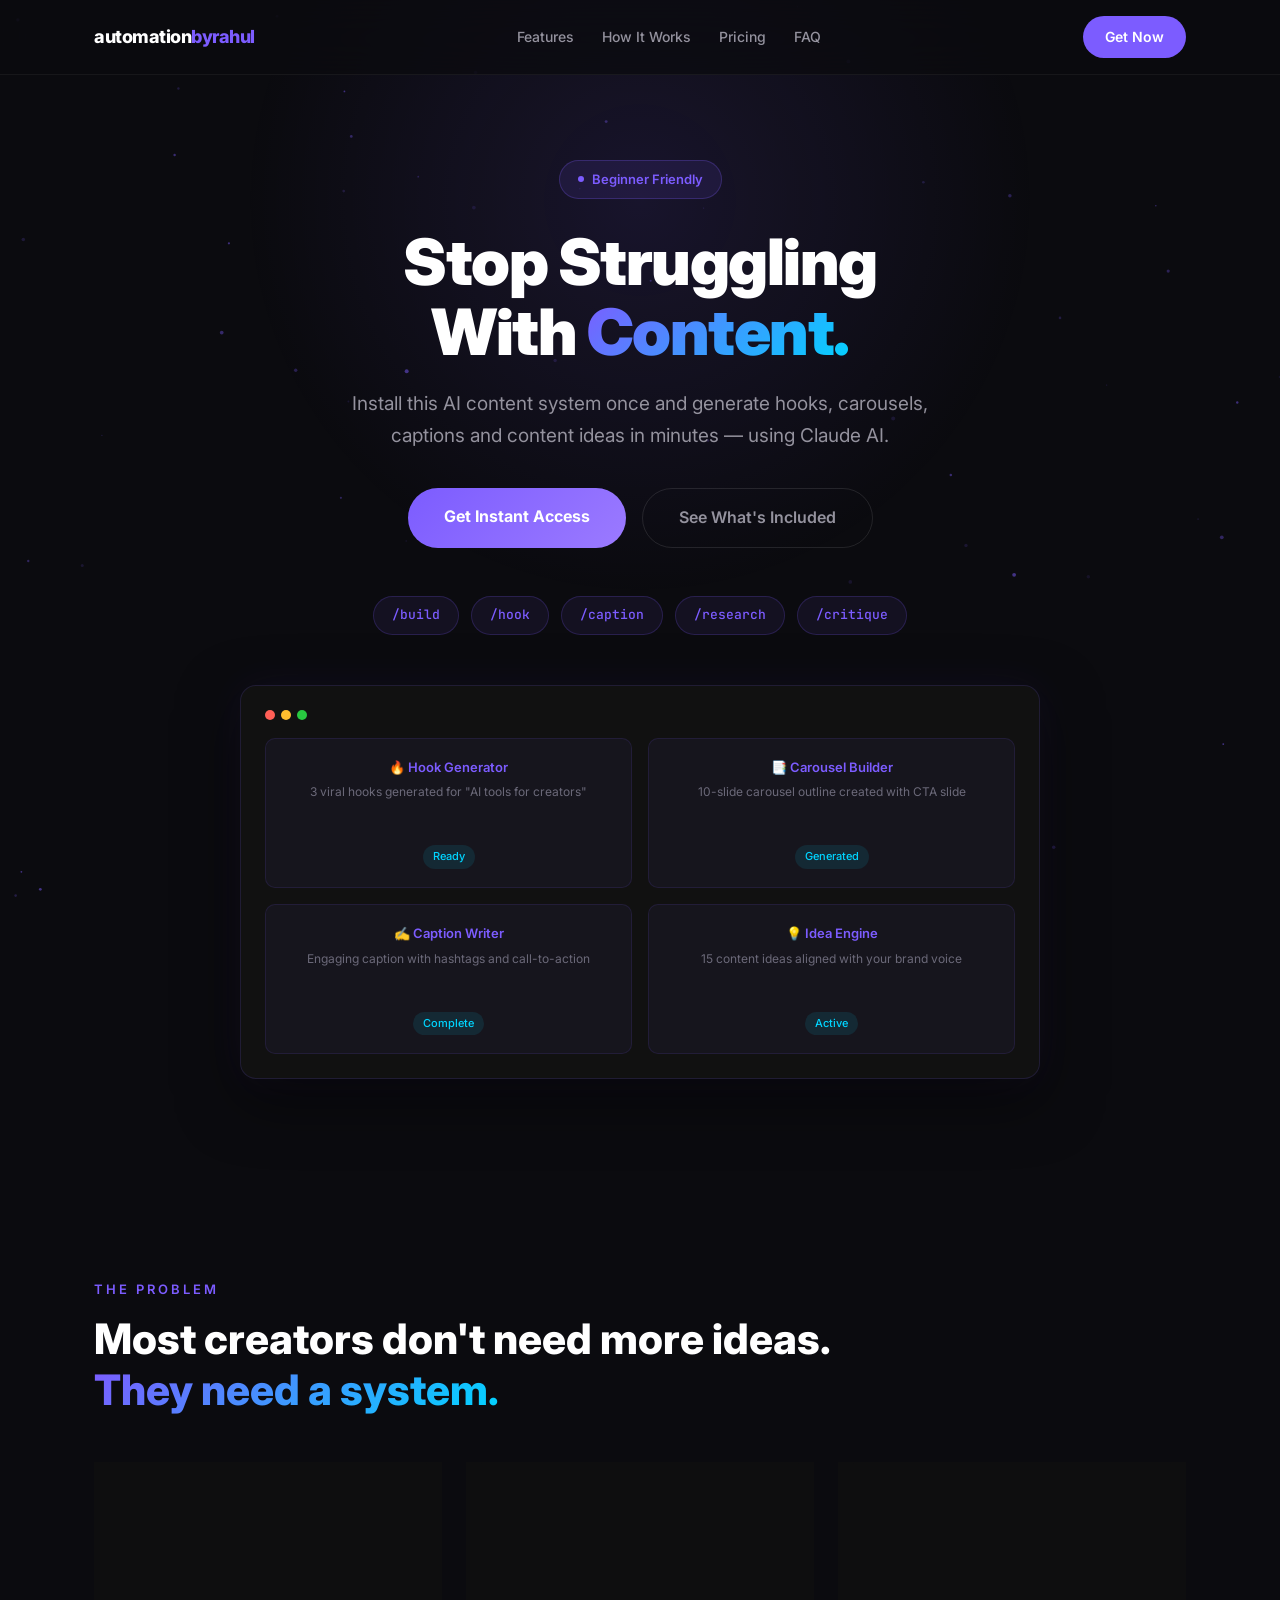
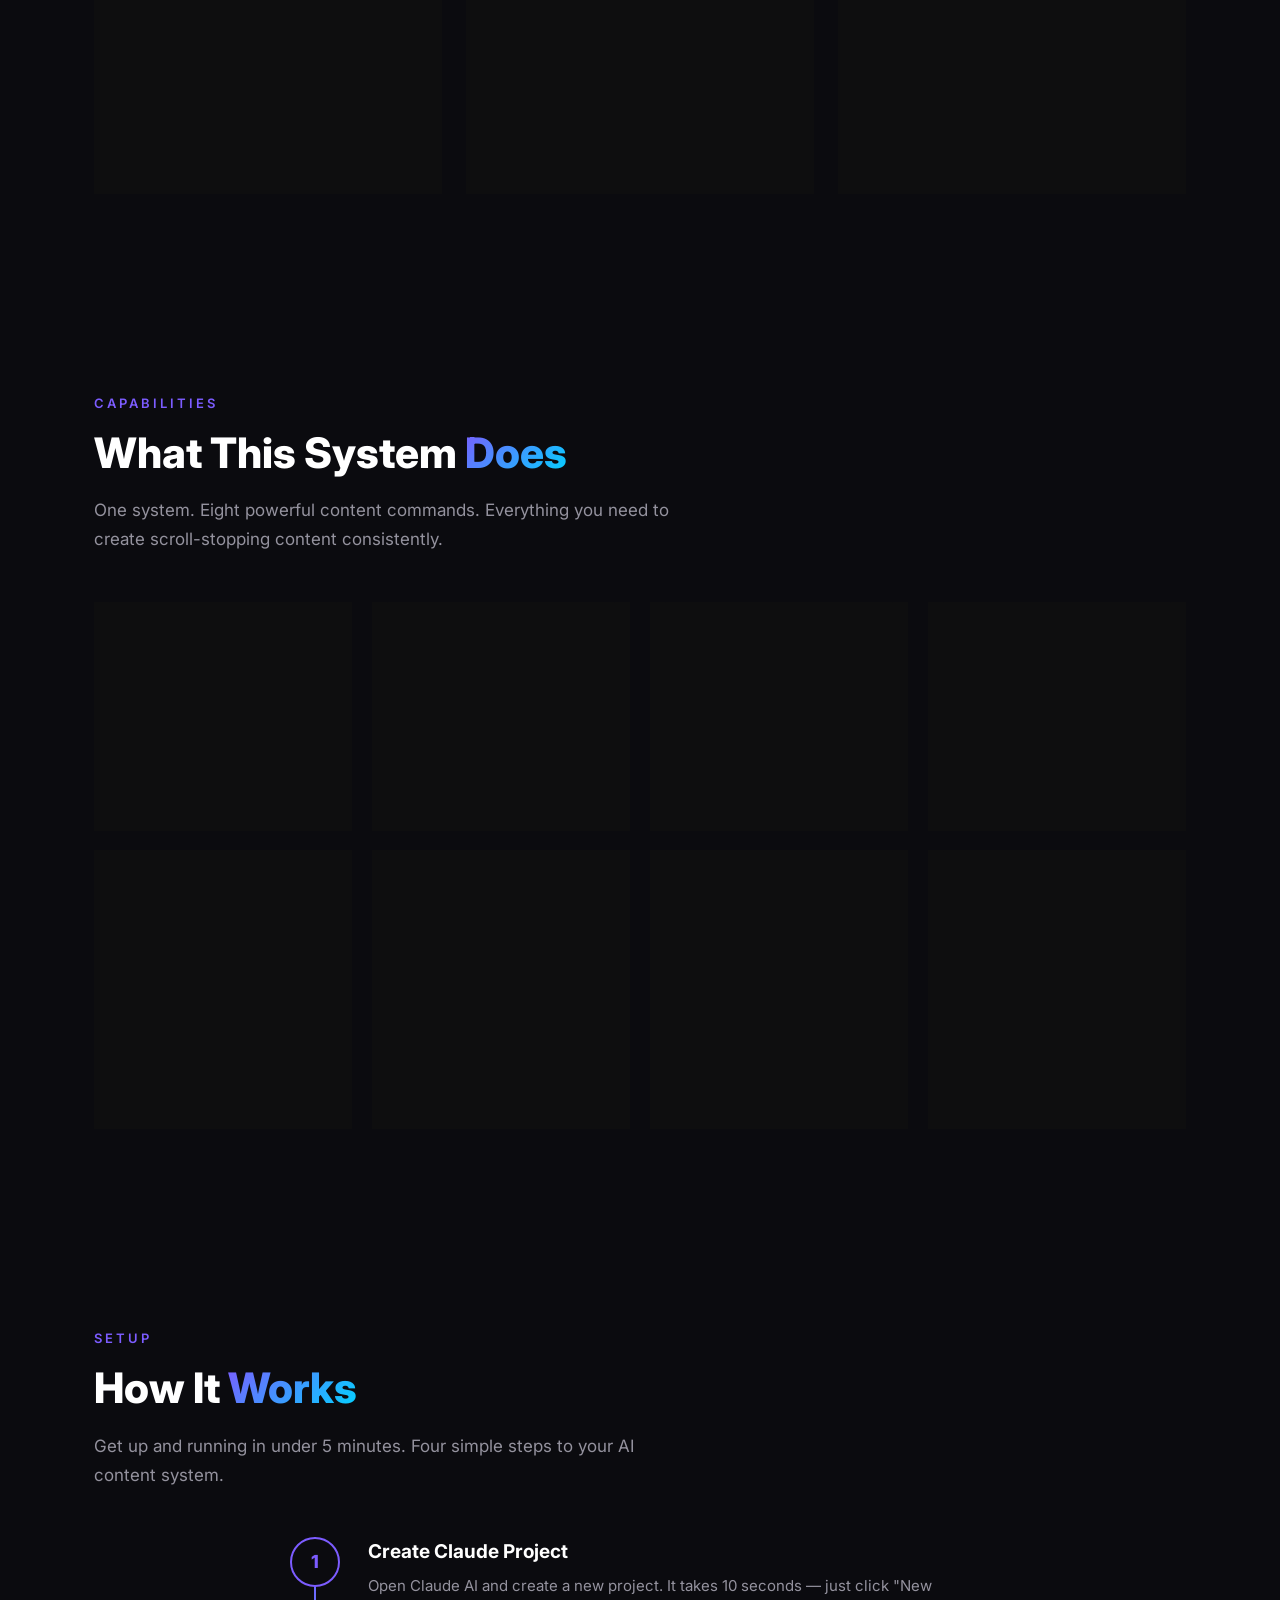
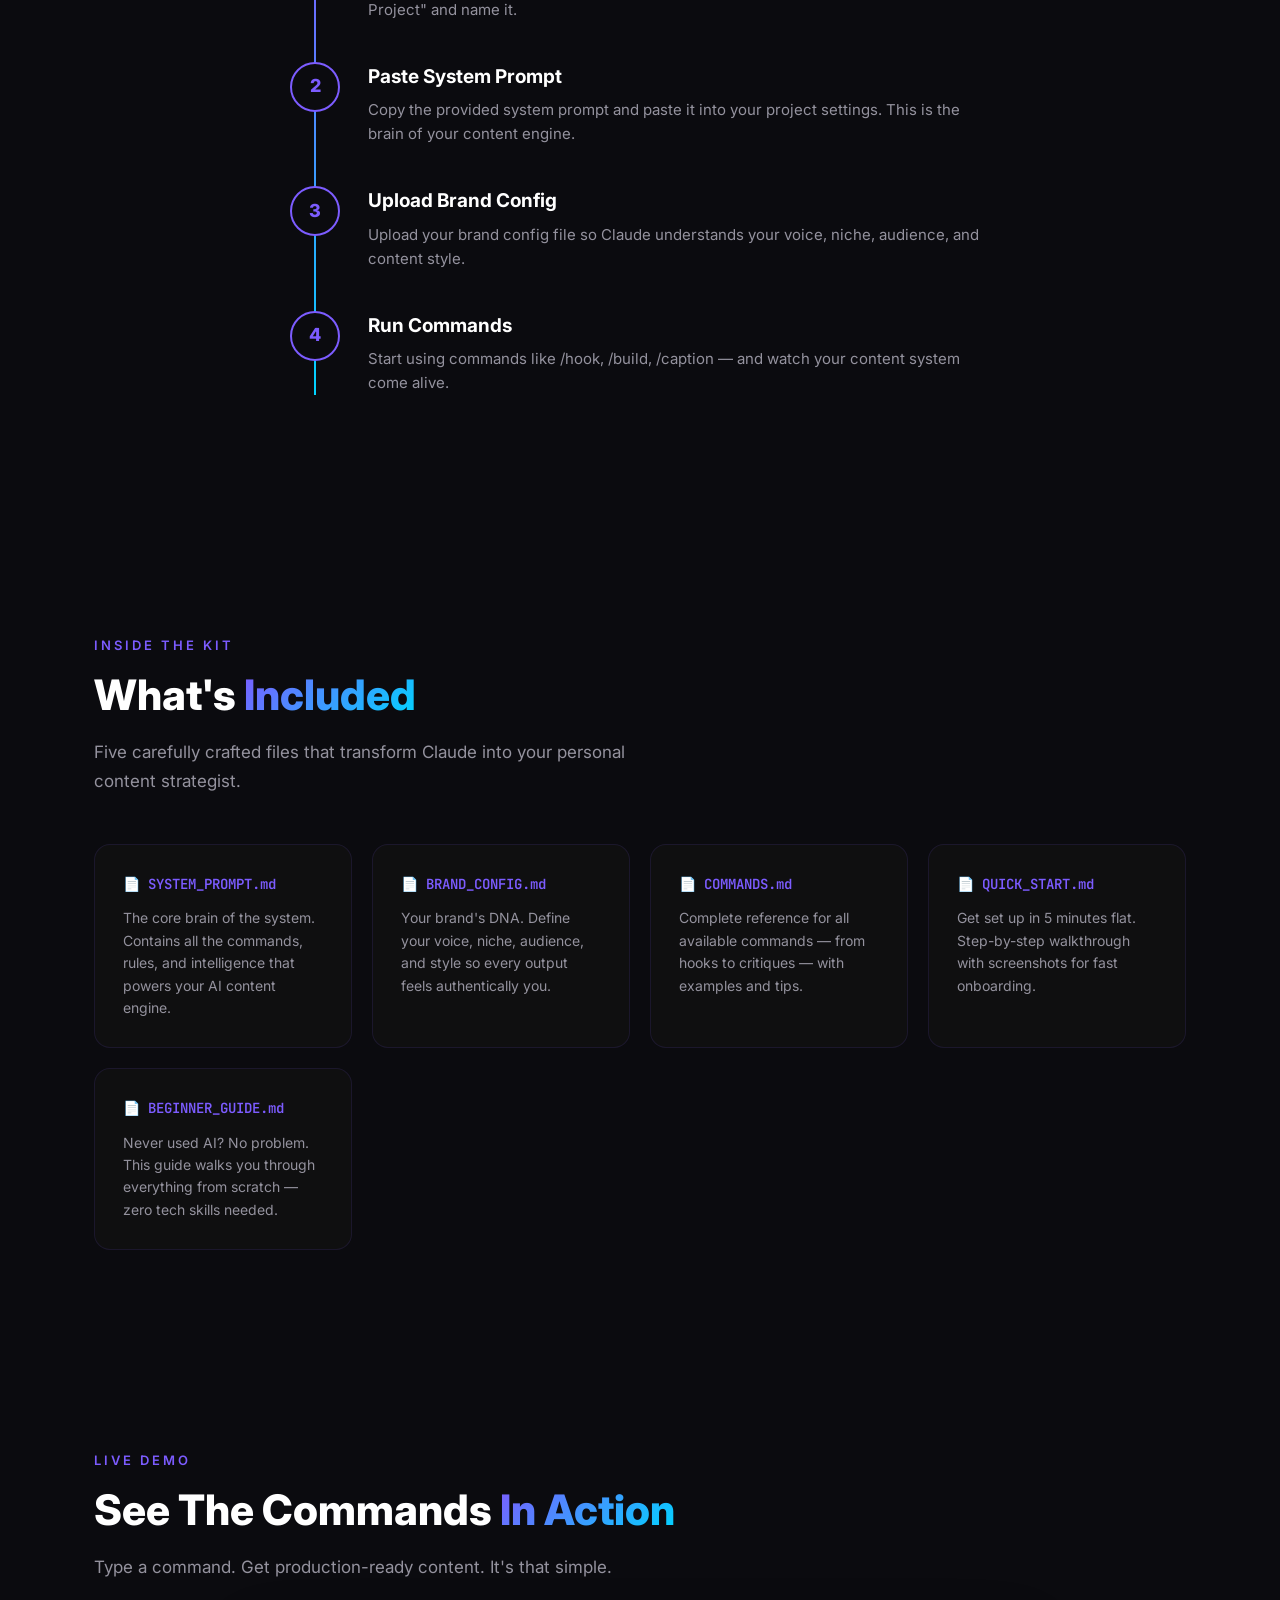
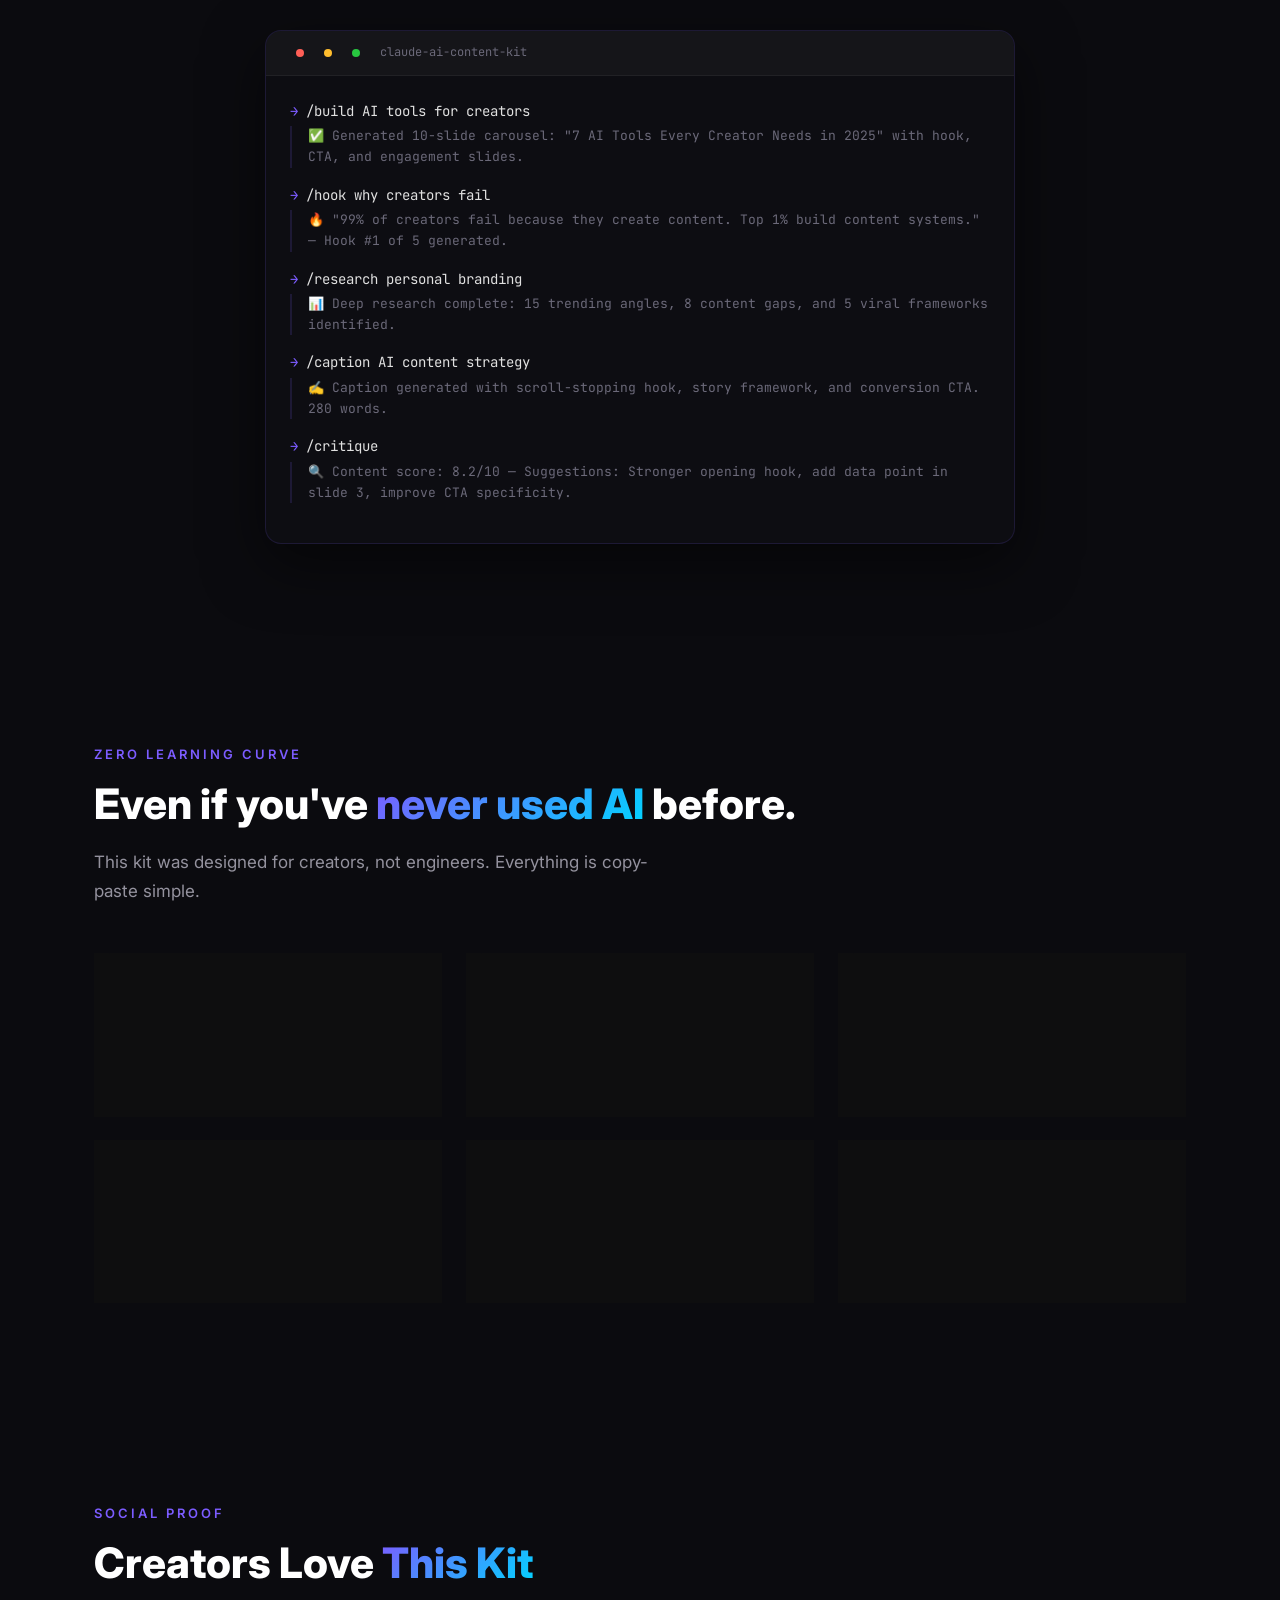
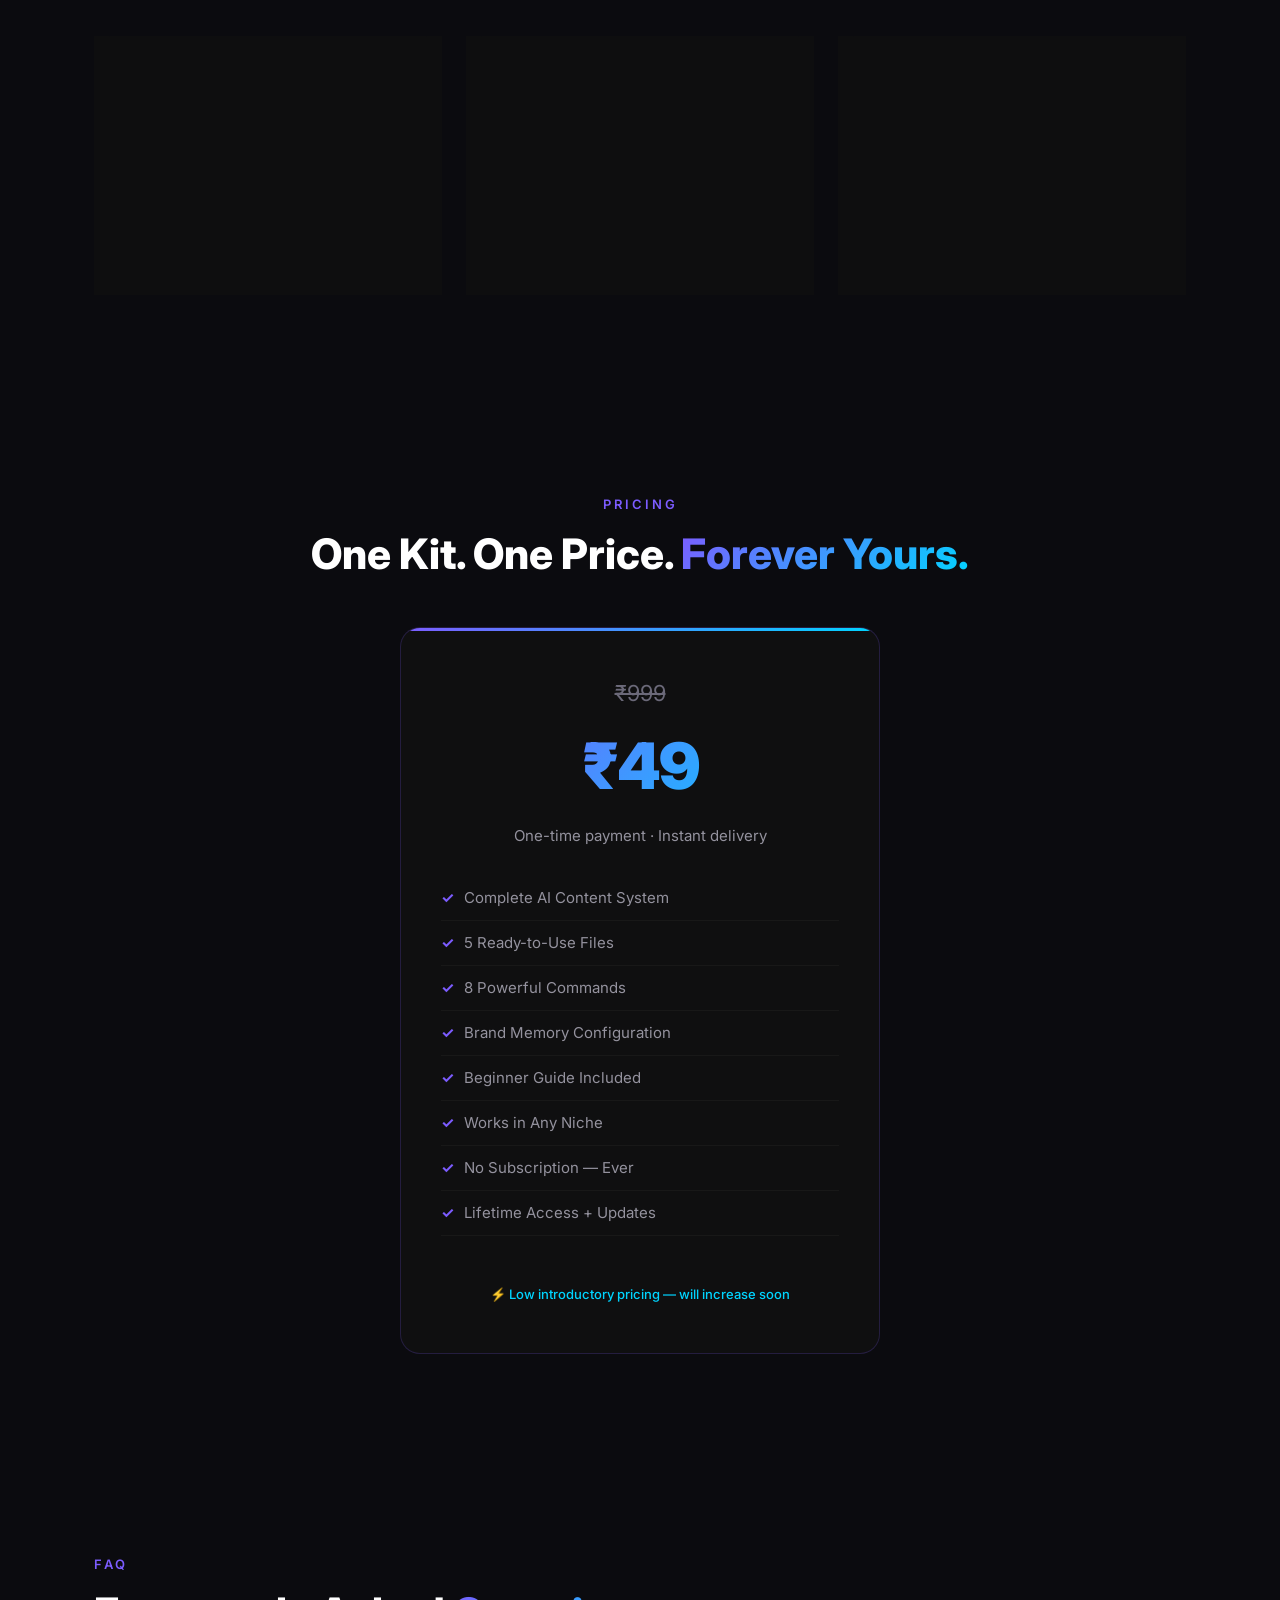
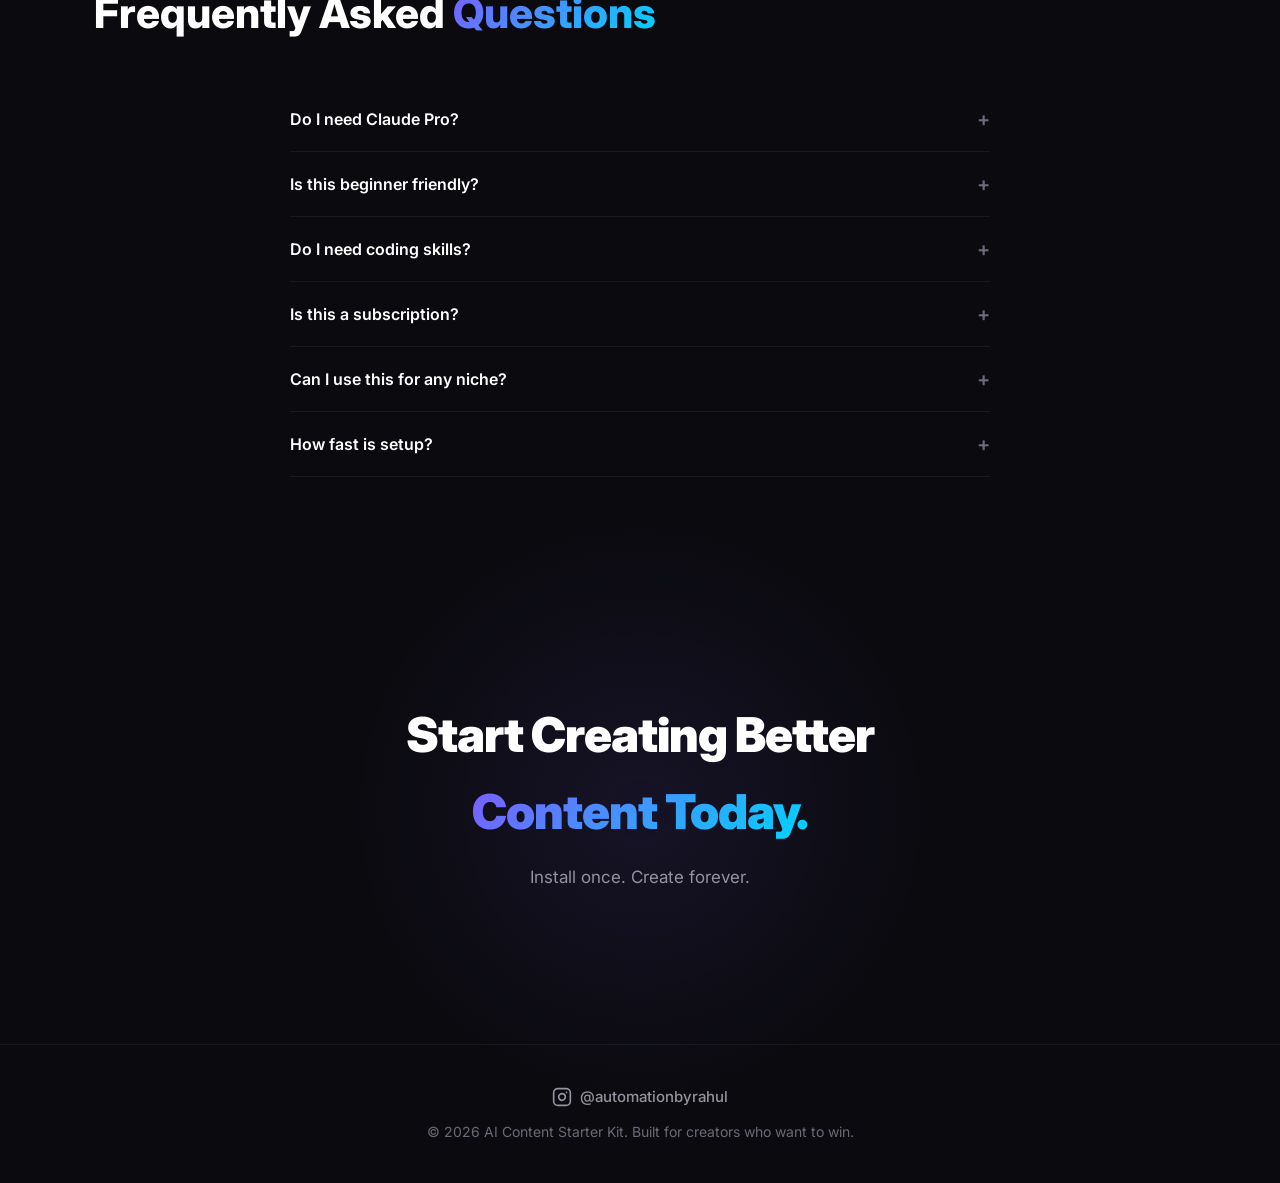
<file: ai-content-starter-kit/index.html>
<!DOCTYPE html>
<html lang="en">

<head>
  <meta charset="UTF-8">
  <meta name="viewport" content="width=device-width, initial-scale=1.0">
  <title>AI Content Starter Kit — Generate Instagram Content with Claude AI</title>
  <meta name="description"
    content="Install this AI content system once and generate hooks, carousels, captions and content ideas in minutes using Claude AI. One-time ₹49.">
  <link rel="stylesheet" href="styles.css">

  <!-- Open Graph Meta Tags (Instagram / Facebook / WhatsApp) -->
  <meta property="og:title" content="AI Content Starter Kit — Generate Instagram Content with Claude AI" />
  <meta property="og:description" content="Install this AI content system once and generate hooks, carousels, captions and content ideas in minutes using Claude AI. One-time ₹49." />
  <meta property="og:image" content="https://automationbyrahul.vercel.app/og-image.png" />
  <meta property="og:image:width" content="1200" />
  <meta property="og:image:height" content="630" />
  <meta property="og:image:type" content="image/png" />
  <meta property="og:image:alt" content="AI Content Starter Kit — Generate Instagram Content with Claude AI" />
  <meta property="og:url" content="https://automationbyrahul.vercel.app/" />
  <meta property="og:type" content="website" />
  <meta property="og:site_name" content="AutomationByRahul" />

  <!-- Twitter / X Preview -->
  <meta name="twitter:card" content="summary_large_image" />
  <meta name="twitter:site" content="@automationbyrahul" />
  <meta name="twitter:title" content="AI Content Starter Kit — Generate Instagram Content with Claude AI" />
  <meta name="twitter:description" content="Install once and generate hooks, carousels, captions and content ideas in minutes using Claude AI. One-time ₹49." />
  <meta name="twitter:image" content="https://automationbyrahul.vercel.app/og-image.png" />
  <meta name="twitter:image:alt" content="AI Content Starter Kit — Generate Instagram Content with Claude AI" />
</head>

<body>

  <canvas id="particles"></canvas>

  <!-- ═══ NAVBAR ═══ -->
  <nav class="navbar" id="navbar">
    <div class="container">
      <div class="nav-logo">automation<span>byrahul</span></div>
      <ul class="nav-links">
        <li><a href="#features">Features</a></li>
        <li><a href="#how">How It Works</a></li>
        <li><a href="#pricing">Pricing</a></li>
        <li><a href="#faq">FAQ</a></li>
      </ul>
      <a href="#pricing" class="nav-cta">Get Now</a>
    </div>
  </nav>

  <!-- ═══ HERO ═══ -->
  <section class="hero section" id="hero">
    <div class="hero-glow"></div>
    <div class="container">
      <div class="hero-badge reveal"><span class="dot"></span> Beginner Friendly</div>
      <h1 class="reveal">Stop Struggling<br>With <span class="gradient-text">Content.</span></h1>
      <p class="reveal">Install this AI content system once and generate hooks, carousels, captions and content ideas in
        minutes — using Claude AI.</p>
      <div class="hero-btns reveal">
        <a href="#pricing" class="btn-primary">Get Instant Access</a>
        <a href="#included" class="btn-secondary">See What's Included</a>
      </div>
      <div class="command-pills reveal">
        <span class="pill">/build</span>
        <span class="pill">/hook</span>
        <span class="pill">/caption</span>
        <span class="pill">/research</span>
        <span class="pill">/critique</span>
      </div>
      <div class="hero-mock reveal">
        <div class="mock-bar"><span class="mock-dot"></span><span class="mock-dot"></span><span class="mock-dot"></span>
        </div>
        <div class="mock-body">
          <div class="mock-card">
            <h4>🔥 Hook Generator</h4>
            <p>3 viral hooks generated for "AI tools for creators"</p>
            <span class="mock-tag">Ready</span>
          </div>
          <div class="mock-card">
            <h4>📑 Carousel Builder</h4>
            <p>10-slide carousel outline created with CTA slide</p>
            <span class="mock-tag">Generated</span>
          </div>
          <div class="mock-card">
            <h4>✍️ Caption Writer</h4>
            <p>Engaging caption with hashtags and call-to-action</p>
            <span class="mock-tag">Complete</span>
          </div>
          <div class="mock-card">
            <h4>💡 Idea Engine</h4>
            <p>15 content ideas aligned with your brand voice</p>
            <span class="mock-tag">Active</span>
          </div>
        </div>
      </div>
    </div>
  </section>

  <!-- ═══ PROBLEM ═══ -->
  <section class="section" id="problem">
    <div class="container">
      <span class="section-label reveal">The Problem</span>
      <h2 class="section-title reveal">Most creators don't need more ideas.<br><span class="gradient-text">They need a
          system.</span></h2>
      <div class="problem-grid">
        <div class="glass-card problem-card reveal">
          <div class="problem-icon">⏳</div>
          <h3>Starting from scratch every post</h3>
          <p>You open a blank doc, stare at the cursor, and waste hours trying to come up with something. Every single
            day. There's no structure, no system — just chaos and burnout.</p>
        </div>
        <div class="glass-card problem-card reveal">
          <div class="problem-icon">🤖</div>
          <h3>Generic AI outputs</h3>
          <p>You paste a vague prompt into ChatGPT and get bland, cookie-cutter content that sounds like everyone else.
            No personality, no depth, no strategy — just filler text.</p>
        </div>
        <div class="glass-card problem-card reveal">
          <div class="problem-icon">🎯</div>
          <h3>Inconsistent branding</h3>
          <p>Your posts feel disconnected. Different tone, different style, different message every time. Your audience
            can't recognize you — and that kills trust and growth.</p>
        </div>
      </div>
    </div>
  </section>

  <!-- ═══ FEATURES ═══ -->
  <section class="section" id="features">
    <div class="container">
      <span class="section-label reveal">Capabilities</span>
      <h2 class="section-title reveal">What This System <span class="gradient-text">Does</span></h2>
      <p class="section-sub reveal">One system. Eight powerful content commands. Everything you need to create
        scroll-stopping content consistently.</p>
      <div class="features-grid">
        <div class="glass-card feature-card reveal">
          <div class="f-icon">🔥</div>
          <h3>Viral Hook Generator</h3>
          <p>Generate scroll-stopping hooks that grab attention in the first 2 seconds.</p>
        </div>
        <div class="glass-card feature-card reveal">
          <div class="f-icon">📑</div>
          <h3>Carousel Builder</h3>
          <p>Create structured 8-10 slide carousels with built-in engagement flow.</p>
        </div>
        <div class="glass-card feature-card reveal">
          <div class="f-icon">✍️</div>
          <h3>Caption Writer</h3>
          <p>Write captions that convert — with hooks, storytelling, and strong CTAs.</p>
        </div>
        <div class="glass-card feature-card reveal">
          <div class="f-icon">💡</div>
          <h3>Content Idea Engine</h3>
          <p>Never run out of ideas. Get 15+ niche-specific content ideas in seconds.</p>
        </div>
        <div class="glass-card feature-card reveal">
          <div class="f-icon">🔄</div>
          <h3>Repurposing System</h3>
          <p>Turn one idea into 5+ formats — reels, stories, threads, and more.</p>
        </div>
        <div class="glass-card feature-card reveal">
          <div class="f-icon">🔍</div>
          <h3>Content Critique Tool</h3>
          <p>Get AI-powered feedback on your drafts before you post.</p>
        </div>
        <div class="glass-card feature-card reveal">
          <div class="f-icon">🧠</div>
          <h3>Brand Memory Setup</h3>
          <p>Claude remembers your brand voice, tone, and audience across every session.</p>
        </div>
        <div class="glass-card feature-card reveal">
          <div class="f-icon">🚀</div>
          <h3>Beginner Friendly Setup</h3>
          <p>Step-by-step guide. No coding, no prompt engineering, no tech skills needed.</p>
        </div>
      </div>
    </div>
  </section>

  <!-- ═══ HOW IT WORKS ═══ -->
  <section class="section" id="how">
    <div class="container">
      <span class="section-label reveal">Setup</span>
      <h2 class="section-title reveal">How It <span class="gradient-text">Works</span></h2>
      <p class="section-sub reveal">Get up and running in under 5 minutes. Four simple steps to your AI content system.
      </p>
      <div class="timeline">
        <div class="timeline-step reveal">
          <div class="timeline-num">1</div>
          <div class="timeline-content">
            <h3>Create Claude Project</h3>
            <p>Open Claude AI and create a new project. It takes 10 seconds — just click "New Project" and name it.</p>
          </div>
        </div>
        <div class="timeline-step reveal">
          <div class="timeline-num">2</div>
          <div class="timeline-content">
            <h3>Paste System Prompt</h3>
            <p>Copy the provided system prompt and paste it into your project settings. This is the brain of your
              content engine.</p>
          </div>
        </div>
        <div class="timeline-step reveal">
          <div class="timeline-num">3</div>
          <div class="timeline-content">
            <h3>Upload Brand Config</h3>
            <p>Upload your brand config file so Claude understands your voice, niche, audience, and content style.</p>
          </div>
        </div>
        <div class="timeline-step reveal">
          <div class="timeline-num">4</div>
          <div class="timeline-content">
            <h3>Run Commands</h3>
            <p>Start using commands like /hook, /build, /caption — and watch your content system come alive.</p>
          </div>
        </div>
      </div>
    </div>
  </section>

  <!-- ═══ WHAT'S INCLUDED ═══ -->
  <section class="section" id="included">
    <div class="container">
      <span class="section-label reveal">Inside The Kit</span>
      <h2 class="section-title reveal">What's <span class="gradient-text">Included</span></h2>
      <p class="section-sub reveal">Five carefully crafted files that transform Claude into your personal content
        strategist.</p>
      <div class="included-grid">
        <div class="file-card reveal">
          <div class="file-name">📄 SYSTEM_PROMPT.md</div>
          <p>The core brain of the system. Contains all the commands, rules, and intelligence that powers your AI
            content engine.</p>
        </div>
        <div class="file-card reveal">
          <div class="file-name">📄 BRAND_CONFIG.md</div>
          <p>Your brand's DNA. Define your voice, niche, audience, and style so every output feels authentically you.
          </p>
        </div>
        <div class="file-card reveal">
          <div class="file-name">📄 COMMANDS.md</div>
          <p>Complete reference for all available commands — from hooks to critiques — with examples and tips.</p>
        </div>
        <div class="file-card reveal">
          <div class="file-name">📄 QUICK_START.md</div>
          <p>Get set up in 5 minutes flat. Step-by-step walkthrough with screenshots for fast onboarding.</p>
        </div>
        <div class="file-card reveal">
          <div class="file-name">📄 BEGINNER_GUIDE.md</div>
          <p>Never used AI? No problem. This guide walks you through everything from scratch — zero tech skills needed.
          </p>
        </div>
      </div>
    </div>
  </section>

  <!-- ═══ COMMAND SHOWCASE ═══ -->
  <section class="section" id="commands">
    <div class="container">
      <span class="section-label reveal">Live Demo</span>
      <h2 class="section-title reveal">See The Commands <span class="gradient-text">In Action</span></h2>
      <p class="section-sub reveal">Type a command. Get production-ready content. It's that simple.</p>
      <div class="terminal reveal">
        <div class="terminal-header">
          <span class="mock-dot" style="width:8px;height:8px"></span>
          <span class="mock-dot" style="width:8px;height:8px"></span>
          <span class="mock-dot" style="width:8px;height:8px"></span>
          <span>claude-ai-content-kit</span>
        </div>
        <div class="terminal-body">
          <div class="term-line">
            <span class="term-prompt">→ </span><span class="term-cmd">/build AI tools for creators</span>
            <div class="term-output">✅ Generated 10-slide carousel: "7 AI Tools Every Creator Needs in 2025" with hook,
              CTA, and engagement slides.</div>
          </div>
          <div class="term-line">
            <span class="term-prompt">→ </span><span class="term-cmd">/hook why creators fail</span>
            <div class="term-output">🔥 "99% of creators fail because they create content. Top 1% build content
              systems." — Hook #1 of 5 generated.</div>
          </div>
          <div class="term-line">
            <span class="term-prompt">→ </span><span class="term-cmd">/research personal branding</span>
            <div class="term-output">📊 Deep research complete: 15 trending angles, 8 content gaps, and 5 viral
              frameworks identified.</div>
          </div>
          <div class="term-line">
            <span class="term-prompt">→ </span><span class="term-cmd">/caption AI content strategy</span>
            <div class="term-output">✍️ Caption generated with scroll-stopping hook, story framework, and conversion
              CTA. 280 words.</div>
          </div>
          <div class="term-line">
            <span class="term-prompt">→ </span><span class="term-cmd">/critique</span>
            <div class="term-output">🔍 Content score: 8.2/10 — Suggestions: Stronger opening hook, add data point in
              slide 3, improve CTA specificity.</div>
          </div>
        </div>
      </div>
    </div>
  </section>

  <!-- ═══ BEGINNER FRIENDLY ═══ -->
  <section class="section" id="beginner">
    <div class="container">
      <span class="section-label reveal">Zero Learning Curve</span>
      <h2 class="section-title reveal">Even if you've <span class="gradient-text">never used AI</span> before.</h2>
      <p class="section-sub reveal">This kit was designed for creators, not engineers. Everything is copy-paste simple.
      </p>
      <div class="beginner-grid">
        <div class="glass-card reveal">
          <div class="check-item">
            <div class="check-icon">✓</div>
            <div>
              <h4>5 Minute Setup</h4>
              <p>From download to generating your first content piece — in under 5 minutes. We tested it.</p>
            </div>
          </div>
        </div>
        <div class="glass-card reveal">
          <div class="check-item">
            <div class="check-icon">✓</div>
            <div>
              <h4>No Coding Required</h4>
              <p>Zero code, zero terminal, zero developer tools. If you can copy and paste, you can use this.</p>
            </div>
          </div>
        </div>
        <div class="glass-card reveal">
          <div class="check-item">
            <div class="check-icon">✓</div>
            <div>
              <h4>No Prompt Engineering</h4>
              <p>All prompts are pre-built and optimized. Just type the command and let Claude do the work.</p>
            </div>
          </div>
        </div>
        <div class="glass-card reveal">
          <div class="check-item">
            <div class="check-icon">✓</div>
            <div>
              <h4>Copy → Paste → Create</h4>
              <p>The entire workflow is three steps. Copy the files, paste into Claude, start creating content.</p>
            </div>
          </div>
        </div>
        <div class="glass-card reveal">
          <div class="check-item">
            <div class="check-icon">✓</div>
            <div>
              <h4>Step-by-Step Guide</h4>
              <p>Includes a dedicated beginner guide with screenshots and explanations for every single step.</p>
            </div>
          </div>
        </div>
        <div class="glass-card reveal">
          <div class="check-item">
            <div class="check-icon">✓</div>
            <div>
              <h4>Works In Any Niche</h4>
              <p>Tech, fitness, business, lifestyle, education — the brand config adapts to your specific niche.</p>
            </div>
          </div>
        </div>
      </div>
    </div>
  </section>

  <!-- ═══ TESTIMONIALS ═══ -->
  <section class="section" id="testimonials">
    <div class="container">
      <span class="section-label reveal">Social Proof</span>
      <h2 class="section-title reveal">Creators Love <span class="gradient-text">This Kit</span></h2>
      <div class="testimonials-grid">
        <div class="glass-card testimonial-card reveal">
          <div class="stars">★★★★★</div>
          <blockquote>"This saved me hours every week. I used to spend 2-3 hours on a single carousel. Now I generate
            the entire thing in 10 minutes."</blockquote>
          <div class="testimonial-author">
            <div class="author-avatar">A</div>
            <div class="author-info">
              <div class="name">Arjun Mehta</div>
              <div class="handle">@arjun.creates</div>
            </div>
          </div>
        </div>
        <div class="glass-card testimonial-card reveal">
          <div class="stars">★★★★★</div>
          <blockquote>"The hook generator alone is worth it. I've been getting 3x more saves on my posts since I started
            using these hooks."</blockquote>
          <div class="testimonial-author">
            <div class="author-avatar">S</div>
            <div class="author-info">
              <div class="name">Sneha Kapoor</div>
              <div class="handle">@sneha.digital</div>
            </div>
          </div>
        </div>
        <div class="glass-card testimonial-card reveal">
          <div class="stars">★★★★★</div>
          <blockquote>"Way better than random ChatGPT prompts. The brand memory feature means Claude actually sounds
            like me, not a robot."</blockquote>
          <div class="testimonial-author">
            <div class="author-avatar">R</div>
            <div class="author-info">
              <div class="name">Rohan Verma</div>
              <div class="handle">@rohan.builds</div>
            </div>
          </div>
        </div>
      </div>
    </div>
  </section>

  <!-- ═══ PRICING ═══ -->
  <section class="section" id="pricing">
    <div class="container" style="text-align:center;">
      <span class="section-label reveal">Pricing</span>
      <h2 class="section-title reveal">One Kit. One Price. <span class="gradient-text">Forever Yours.</span></h2>
      <div class="pricing-wrapper reveal">
        <div class="pricing-card">
          <div class="old-price">₹999</div>
          <div class="price gradient-text">₹49</div>
          <div class="price-sub">One-time payment · Instant delivery</div>
          <ul class="pricing-features">
            <li>Complete AI Content System</li>
            <li>5 Ready-to-Use Files</li>
            <li>8 Powerful Commands</li>
            <li>Brand Memory Configuration</li>
            <li>Beginner Guide Included</li>
            <li>Works in Any Niche</li>
            <li>No Subscription — Ever</li>
            <li>Lifetime Access + Updates</li>
          </ul>
          <div class="razorpay-btn-wrap">
            <form>
              <script src="https://checkout.razorpay.com/v1/payment-button.js"
                data-payment_button_id="pl_SnFAVWl4PBfO9S" async> </script>
            </form>
          </div>
          <div class="urgency">⚡ Low introductory pricing — will increase soon</div>
        </div>
      </div>
    </div>
  </section>

  <!-- ═══ FAQ ═══ -->
  <section class="section" id="faq">
    <div class="container">
      <span class="section-label reveal">FAQ</span>
      <h2 class="section-title reveal">Frequently Asked <span class="gradient-text">Questions</span></h2>
      <div class="faq-list">
        <div class="faq-item reveal">
          <button class="faq-q">Do I need Claude Pro? <span class="icon">+</span></button>
          <div class="faq-a">
            <p>No! This works with Claude's free tier. Claude Pro gives you more messages per day, but the free version
              is enough to get started and see real results.</p>
          </div>
        </div>
        <div class="faq-item reveal">
          <button class="faq-q">Is this beginner friendly? <span class="icon">+</span></button>
          <div class="faq-a">
            <p>Absolutely. This kit was built for creators who have never used AI before. The beginner guide walks you
              through every step with screenshots. If you can copy and paste, you can use this.</p>
          </div>
        </div>
        <div class="faq-item reveal">
          <button class="faq-q">Do I need coding skills? <span class="icon">+</span></button>
          <div class="faq-a">
            <p>Not at all. There is zero coding involved. You're simply copying files and pasting them into Claude's
              interface. It's like sending a message.</p>
          </div>
        </div>
        <div class="faq-item reveal">
          <button class="faq-q">Is this a subscription? <span class="icon">+</span></button>
          <div class="faq-a">
            <p>No. This is a one-time payment of ₹49. You get instant access to all files and future updates. No
              recurring charges, no hidden fees.</p>
          </div>
        </div>
        <div class="faq-item reveal">
          <button class="faq-q">Can I use this for any niche? <span class="icon">+</span></button>
          <div class="faq-a">
            <p>Yes! The brand config file lets you define your specific niche, audience, and tone. Whether you're in
              tech, fitness, business, education, or lifestyle — the system adapts to you.</p>
          </div>
        </div>
        <div class="faq-item reveal">
          <button class="faq-q">How fast is setup? <span class="icon">+</span></button>
          <div class="faq-a">
            <p>Under 5 minutes. Most people are generating their first piece of content within 3 minutes of downloading
              the kit.</p>
          </div>
        </div>
      </div>
    </div>
  </section>

  <!-- ═══ FINAL CTA ═══ -->
  <section class="final-cta section">
    <div class="cta-glow"></div>
    <div class="container">
      <h2 class="reveal">Start Creating Better<br><span class="gradient-text">Content Today.</span></h2>
      <p class="reveal">Install once. Create forever.</p>
      <div class="razorpay-btn-wrap reveal">
        <form>
          <script src="https://checkout.razorpay.com/v1/payment-button.js" data-payment_button_id="pl_SnFAVWl4PBfO9S"
            async> </script>
        </form>
      </div>
    </div>
  </section>

  <!-- ═══ FOOTER ═══ -->
  <footer class="footer">
    <div class="container">
      <a href="https://www.instagram.com/automationbyrahul/" target="_blank" rel="noopener" class="footer-ig">
        <svg width="20" height="20" viewBox="0 0 24 24" fill="none" stroke="currentColor" stroke-width="2"
          stroke-linecap="round" stroke-linejoin="round">
          <rect x="2" y="2" width="20" height="20" rx="5" />
          <path d="M16 11.37A4 4 0 1 1 12.63 8 4 4 0 0 1 16 11.37z" />
          <line x1="17.5" y1="6.5" x2="17.51" y2="6.5" />
        </svg>
        @automationbyrahul
      </a>
      <p>© 2026 AI Content Starter Kit. Built for creators who want to win.</p>
    </div>
  </footer>

  <script src="script.js"></script>
</body>

</html>
</file>
<file: ai-content-starter-kit/styles.css>
@import url('https://fonts.googleapis.com/css2?family=Inter:wght@300;400;500;600;700;800;900&family=JetBrains+Mono:wght@400;500;600&display=swap');

*, *::before, *::after { margin: 0; padding: 0; box-sizing: border-box; }

:root {
  --bg: #0B0B0F;
  --card: #111111;
  --card-border: rgba(124,92,255,0.15);
  --accent: #7C5CFF;
  --accent2: #00D4FF;
  --text: #ffffff;
  --text-muted: #94929e;
  --text-dim: #6b6979;
  --glow: rgba(124,92,255,0.4);
  --glow2: rgba(0,212,255,0.3);
  --radius: 16px;
  --radius-sm: 10px;
}

html { scroll-behavior: smooth; overflow-x: hidden; }

body {
  font-family: 'Inter', sans-serif;
  background: var(--bg);
  color: var(--text);
  line-height: 1.6;
  overflow-x: clip;
  -webkit-font-smoothing: antialiased;
}

/* ── Particle Canvas ── */
#particles { position: fixed; inset: 0; z-index: 0; pointer-events: none; }

/* ── Utility ── */
.container { max-width: 1140px; margin: 0 auto; padding: 0 24px; position: relative; z-index: 2; }
.section { padding: 100px 0; position: relative; }
.section-label {
  text-transform: uppercase; font-size: 13px; font-weight: 600; letter-spacing: 3px;
  color: var(--accent); margin-bottom: 14px; display: block;
}
.section-title {
  font-size: clamp(28px, 4vw, 42px); font-weight: 800; line-height: 1.2; margin-bottom: 18px;
}
.section-sub {
  font-size: 17px; color: var(--text-muted); max-width: 580px; line-height: 1.7;
}
.gradient-text {
  background: linear-gradient(135deg, var(--accent), var(--accent2));
  -webkit-background-clip: text; -webkit-text-fill-color: transparent;
}

/* ── Reveal Animations ── */
.reveal { opacity: 0; transform: translateY(40px); transition: opacity .7s ease, transform .7s ease; }
.reveal.visible { opacity: 1; transform: translateY(0); }

/* ── Navbar ── */
.navbar {
  position: fixed; top: 0; left: 0; width: 100%; z-index: 100;
  padding: 16px 0; max-width: 100vw; overflow: hidden;
  background: rgba(11,11,15,0.75); backdrop-filter: blur(20px); -webkit-backdrop-filter: blur(20px);
  border-bottom: 1px solid rgba(255,255,255,0.05);
  transition: padding .3s, background .3s;
}
.navbar.scrolled { padding: 10px 0; background: rgba(11,11,15,0.92); }
.navbar .container { display: flex; align-items: center; justify-content: space-between; gap: 12px; overflow: hidden; }
.nav-logo { font-size: 18px; font-weight: 800; letter-spacing: -0.5px; white-space: nowrap; min-width: 0; flex-shrink: 0; }
.nav-logo span { color: var(--accent); }
.nav-links { display: flex; gap: 28px; list-style: none; flex-shrink: 1; min-width: 0; }
.nav-links a {
  color: var(--text-muted); text-decoration: none; font-size: 14px; font-weight: 500;
  transition: color .25s;
}
.nav-links a:hover { color: var(--text); }
.nav-cta {
  padding: 10px 22px; border-radius: 50px; background: var(--accent); color: #fff;
  font-size: 14px; font-weight: 600; text-decoration: none;
  transition: box-shadow .3s, transform .2s; border: none; cursor: pointer;
  flex-shrink: 0; white-space: nowrap;
}
.nav-cta:hover { box-shadow: 0 0 24px var(--glow); transform: translateY(-1px); }

/* ── Hero ── */
.hero { padding: 160px 0 100px; text-align: center; position: relative; overflow: hidden; }
.hero-glow {
  position: absolute; top: -200px; left: 50%; transform: translateX(-50%);
  width: 800px; height: 800px; border-radius: 50%;
  background: radial-gradient(circle, rgba(124,92,255,0.12) 0%, transparent 70%);
  pointer-events: none; z-index: 0;
}
.hero-badge {
  display: inline-flex; align-items: center; gap: 8px;
  padding: 8px 18px; border-radius: 50px;
  background: rgba(124,92,255,0.1); border: 1px solid rgba(124,92,255,0.25);
  font-size: 13px; font-weight: 600; color: var(--accent); margin-bottom: 28px;
}
.hero-badge .dot { width: 6px; height: 6px; border-radius: 50%; background: var(--accent); animation: pulse 2s infinite; }
.hero h1 {
  font-size: clamp(36px, 5.5vw, 64px); font-weight: 900; line-height: 1.1;
  margin-bottom: 20px; letter-spacing: -1.5px;
}
.hero p {
  font-size: clamp(16px, 2vw, 19px); color: var(--text-muted);
  max-width: 600px; margin: 0 auto 36px; line-height: 1.7;
}
.hero-btns { display: flex; gap: 16px; justify-content: center; flex-wrap: wrap; margin-bottom: 48px; }
.btn-primary {
  padding: 16px 36px; border-radius: 50px; font-size: 16px; font-weight: 700;
  background: linear-gradient(135deg, var(--accent), #9b7aff); color: #fff;
  text-decoration: none; border: none; cursor: pointer;
  transition: box-shadow .3s, transform .2s;
}
.btn-primary:hover { box-shadow: 0 0 32px var(--glow); transform: translateY(-2px); }
.btn-secondary {
  padding: 16px 36px; border-radius: 50px; font-size: 16px; font-weight: 600;
  background: transparent; color: var(--text-muted);
  border: 1px solid rgba(255,255,255,0.1); text-decoration: none; cursor: pointer;
  transition: border-color .3s, color .3s;
}
.btn-secondary:hover { border-color: var(--accent); color: #fff; }

/* ── Command Pills ── */
.command-pills { display: flex; gap: 12px; justify-content: center; flex-wrap: wrap; margin-bottom: 50px; }
.pill {
  padding: 8px 18px; border-radius: 50px; font-family: 'JetBrains Mono', monospace;
  font-size: 13px; font-weight: 500;
  background: rgba(124,92,255,0.08); border: 1px solid rgba(124,92,255,0.2);
  color: var(--accent); animation: float 6s ease-in-out infinite;
}
.pill:nth-child(2) { animation-delay: 1s; }
.pill:nth-child(3) { animation-delay: 2s; }
.pill:nth-child(4) { animation-delay: 0.5s; }
.pill:nth-child(5) { animation-delay: 1.5s; }

/* ── Hero Mock UI ── */
.hero-mock {
  max-width: 800px; margin: 0 auto;
  background: var(--card); border: 1px solid var(--card-border);
  border-radius: var(--radius); padding: 24px; position: relative;
  box-shadow: 0 20px 60px rgba(0,0,0,0.5), 0 0 40px rgba(124,92,255,0.08);
}
.mock-bar { display: flex; gap: 6px; margin-bottom: 18px; }
.mock-dot { width: 10px; height: 10px; border-radius: 50%; }
.mock-dot:nth-child(1) { background: #ff5f57; }
.mock-dot:nth-child(2) { background: #ffbd2e; }
.mock-dot:nth-child(3) { background: #28c840; }
.mock-body { display: grid; grid-template-columns: 1fr 1fr; gap: 16px; }
.mock-card {
  background: rgba(124,92,255,0.05); border: 1px solid rgba(124,92,255,0.12);
  border-radius: var(--radius-sm); padding: 18px;
}
.mock-card h4 { font-size: 13px; color: var(--accent); margin-bottom: 6px; font-weight: 600; }
.mock-card p { font-size: 12px; color: var(--text-dim); line-height: 1.5; }
.mock-card .mock-tag {
  display: inline-block; margin-top: 8px; padding: 3px 10px; border-radius: 50px;
  background: rgba(0,212,255,0.1); color: var(--accent2); font-size: 11px; font-weight: 500;
}

/* ── Glass Card ── */
.glass-card {
  background: rgba(17,17,17,0.7); backdrop-filter: blur(12px);
  border: 1px solid var(--card-border); border-radius: var(--radius);
  padding: 32px; transition: border-color .3s, box-shadow .3s, transform .3s;
}
.glass-card:hover {
  border-color: rgba(124,92,255,0.35);
  box-shadow: 0 0 30px rgba(124,92,255,0.1);
  transform: translateY(-4px);
}

/* ── Problem Section ── */
.problem-grid { display: grid; grid-template-columns: repeat(auto-fit, minmax(300px, 1fr)); gap: 24px; margin-top: 48px; }
.problem-card .problem-icon {
  width: 48px; height: 48px; border-radius: 12px; display: flex; align-items: center; justify-content: center;
  background: rgba(124,92,255,0.1); font-size: 22px; margin-bottom: 18px;
}
.problem-card h3 { font-size: 19px; font-weight: 700; margin-bottom: 10px; }
.problem-card p { font-size: 15px; color: var(--text-muted); line-height: 1.7; }

/* ── Features Grid ── */
.features-grid {
  display: grid; grid-template-columns: repeat(auto-fit, minmax(250px, 1fr));
  gap: 20px; margin-top: 48px;
}
.feature-card { text-align: left; }
.feature-card .f-icon {
  width: 44px; height: 44px; border-radius: 10px; display: flex; align-items: center; justify-content: center;
  background: linear-gradient(135deg, rgba(124,92,255,0.15), rgba(0,212,255,0.1));
  font-size: 20px; margin-bottom: 16px;
}
.feature-card h3 { font-size: 17px; font-weight: 700; margin-bottom: 8px; }
.feature-card p { font-size: 14px; color: var(--text-muted); line-height: 1.6; }

/* ── Timeline (How It Works) ── */
.timeline { max-width: 700px; margin: 48px auto 0; position: relative; }
.timeline::before {
  content: ''; position: absolute; left: 24px; top: 0; bottom: 0; width: 2px;
  background: linear-gradient(180deg, var(--accent), var(--accent2));
}
.timeline-step { display: flex; gap: 28px; margin-bottom: 40px; position: relative; }
.timeline-num {
  flex-shrink: 0; width: 50px; height: 50px; border-radius: 50%;
  background: var(--bg); border: 2px solid var(--accent);
  display: flex; align-items: center; justify-content: center;
  font-size: 18px; font-weight: 800; color: var(--accent); z-index: 2;
}
.timeline-content h3 { font-size: 19px; font-weight: 700; margin-bottom: 6px; }
.timeline-content p { font-size: 15px; color: var(--text-muted); line-height: 1.6; }

/* ── Included Files ── */
.included-grid {
  display: grid; grid-template-columns: repeat(auto-fit, minmax(220px, 1fr));
  gap: 20px; margin-top: 48px;
}
.file-card {
  background: rgba(17,17,17,0.8); border: 1px solid rgba(124,92,255,0.12);
  border-radius: var(--radius); padding: 28px; position: relative; overflow: hidden;
  transition: border-color .3s, box-shadow .3s, transform .3s;
}
.file-card::before {
  content: ''; position: absolute; top: 0; left: 0; right: 0; height: 3px;
  background: linear-gradient(90deg, var(--accent), var(--accent2));
  opacity: 0; transition: opacity .3s;
}
.file-card:hover { border-color: rgba(124,92,255,0.3); box-shadow: 0 0 30px rgba(124,92,255,0.1); transform: translateY(-4px); }
.file-card:hover::before { opacity: 1; }
.file-name {
  font-family: 'JetBrains Mono', monospace; font-size: 14px; font-weight: 600;
  color: var(--accent); margin-bottom: 12px;
}
.file-card p { font-size: 14px; color: var(--text-muted); line-height: 1.6; }

/* ── Terminal / Command Showcase ── */
.terminal {
  max-width: 750px; margin: 48px auto 0;
  background: #0d0d12; border: 1px solid rgba(124,92,255,0.15);
  border-radius: var(--radius); overflow: hidden;
  box-shadow: 0 20px 60px rgba(0,0,0,0.5);
}
.terminal-header {
  padding: 12px 18px; background: rgba(255,255,255,0.03);
  border-bottom: 1px solid rgba(255,255,255,0.05);
  display: flex; align-items: center; gap: 8px;
}
.terminal-header span { font-size: 12px; color: var(--text-dim); margin-left: 12px; font-family: 'JetBrains Mono', monospace; }
.terminal-body { padding: 24px; font-family: 'JetBrains Mono', monospace; font-size: 14px; }
.term-line { margin-bottom: 16px; }
.term-prompt { color: var(--accent); }
.term-cmd { color: #e0e0e0; }
.term-output { color: var(--text-dim); font-size: 13px; padding-left: 16px; margin-top: 4px; line-height: 1.6; border-left: 2px solid rgba(124,92,255,0.15); }

/* ── Beginner Section ── */
.beginner-grid { display: grid; grid-template-columns: repeat(auto-fit, minmax(280px, 1fr)); gap: 24px; margin-top: 48px; }
.check-item { display: flex; gap: 14px; align-items: flex-start; }
.check-icon {
  flex-shrink: 0; width: 28px; height: 28px; border-radius: 8px;
  background: rgba(124,92,255,0.12); display: flex; align-items: center; justify-content: center;
  color: var(--accent); font-size: 14px; margin-top: 2px;
}
.check-item h4 { font-size: 16px; font-weight: 700; margin-bottom: 4px; }
.check-item p { font-size: 14px; color: var(--text-muted); }

/* ── Testimonials ── */
.testimonials-grid { display: grid; grid-template-columns: repeat(auto-fit, minmax(300px, 1fr)); gap: 24px; margin-top: 48px; }
.testimonial-card { padding: 28px; }
.testimonial-card .stars { color: #fbbf24; font-size: 14px; margin-bottom: 14px; }
.testimonial-card blockquote { font-size: 16px; font-style: italic; color: var(--text); line-height: 1.6; margin-bottom: 18px; }
.testimonial-author { display: flex; align-items: center; gap: 12px; }
.author-avatar {
  width: 40px; height: 40px; border-radius: 50%;
  background: linear-gradient(135deg, var(--accent), var(--accent2));
  display: flex; align-items: center; justify-content: center;
  font-size: 16px; font-weight: 700; color: #fff;
}
.author-info .name { font-size: 14px; font-weight: 600; }
.author-info .handle { font-size: 13px; color: var(--text-dim); }

/* ── Pricing ── */
.pricing-wrapper { max-width: 480px; margin: 48px auto 0; }
.pricing-card {
  background: rgba(17,17,17,0.8); border: 1px solid rgba(124,92,255,0.2);
  border-radius: 20px; padding: 48px 40px; text-align: center; position: relative; overflow: hidden;
}
.pricing-card::before {
  content: ''; position: absolute; top: 0; left: 0; right: 0; height: 3px;
  background: linear-gradient(90deg, var(--accent), var(--accent2));
}
.pricing-card .old-price { font-size: 22px; color: var(--text-dim); text-decoration: line-through; margin-bottom: 4px; }
.pricing-card .price { font-size: 64px; font-weight: 900; margin-bottom: 6px; letter-spacing: -2px; }
.pricing-card .price-sub { font-size: 15px; color: var(--text-muted); margin-bottom: 28px; }
.pricing-features { list-style: none; text-align: left; margin-bottom: 32px; }
.pricing-features li { padding: 10px 0; font-size: 15px; color: var(--text-muted); display: flex; align-items: center; gap: 10px; border-bottom: 1px solid rgba(255,255,255,0.04); }
.pricing-features li::before { content: '✓'; color: var(--accent); font-weight: 700; }
.urgency { font-size: 13px; color: var(--accent2); margin-top: 16px; font-weight: 500; }

/* ── FAQ ── */
.faq-list { max-width: 700px; margin: 48px auto 0; }
.faq-item { border-bottom: 1px solid rgba(255,255,255,0.06); }
.faq-q {
  width: 100%; padding: 20px 0; background: none; border: none; color: var(--text);
  font-size: 16px; font-weight: 600; text-align: left; cursor: pointer;
  display: flex; justify-content: space-between; align-items: center;
  font-family: 'Inter', sans-serif; transition: color .25s;
}
.faq-q:hover { color: var(--accent); }
.faq-q .icon { font-size: 20px; transition: transform .3s; color: var(--text-dim); }
.faq-item.open .faq-q .icon { transform: rotate(45deg); }
.faq-a { max-height: 0; overflow: hidden; transition: max-height .4s ease, padding .4s; }
.faq-item.open .faq-a { max-height: 200px; padding-bottom: 20px; }
.faq-a p { font-size: 15px; color: var(--text-muted); line-height: 1.7; }

/* ── Final CTA ── */
.final-cta { text-align: center; padding: 120px 0; position: relative; }
.final-cta .cta-glow {
  position: absolute; top: 50%; left: 50%; transform: translate(-50%, -50%);
  width: 600px; height: 600px; border-radius: 50%;
  background: radial-gradient(circle, rgba(124,92,255,0.1) 0%, transparent 70%);
  pointer-events: none;
}
.final-cta h2 { font-size: clamp(30px, 4.5vw, 48px); font-weight: 900; margin-bottom: 14px; letter-spacing: -1px; }
.final-cta p { font-size: 17px; color: var(--text-muted); margin-bottom: 32px; }

/* ── Razorpay Button ── */
.razorpay-btn-wrap { display: flex; justify-content: center; }
.razorpay-btn-wrap form { display: inline-block; }

/* ── Footer ── */
.footer { padding: 40px 0; border-top: 1px solid rgba(255,255,255,0.05); text-align: center; }
.footer p { font-size: 14px; color: var(--text-dim); }
.footer-ig {
  display: inline-flex; align-items: center; gap: 8px;
  color: var(--text-muted); text-decoration: none; font-size: 15px; font-weight: 500;
  margin-bottom: 12px; transition: color .25s;
}
.footer-ig:hover { color: var(--accent); }

/* ── Animations ── */
@keyframes pulse { 0%, 100% { opacity: 1; } 50% { opacity: .4; } }
@keyframes float { 0%, 100% { transform: translateY(0); } 50% { transform: translateY(-6px); } }

/* ── Responsive ── */
@media (max-width: 768px) {
  .nav-links { display: none; }
  .nav-cta { padding: 8px 16px; font-size: 13px; }
  .hero { padding: 160px 0 60px; }
  .mock-body { grid-template-columns: 1fr; }
  .section { padding: 60px 0; }
  .hero-btns { flex-direction: column; align-items: center; }
  .btn-primary, .btn-secondary { width: 100%; max-width: 320px; text-align: center; display: block; }
  .problem-grid { grid-template-columns: 1fr; }
  .features-grid { grid-template-columns: 1fr; }
  .included-grid { grid-template-columns: 1fr; }
  .beginner-grid { grid-template-columns: 1fr; }
  .testimonials-grid { grid-template-columns: 1fr; }
  .timeline::before { left: 24px; }
  .glass-card { padding: 24px; }
  .terminal-body { padding: 16px; font-size: 12px; }
  .term-output { font-size: 11px; }
  .pricing-card { padding: 36px 20px; }
  .pricing-card .price { font-size: 48px; }
  .final-cta { padding: 80px 0; }
  .hero-mock { padding: 16px; }
  .section-title { font-size: clamp(24px, 6vw, 36px); }
}
@media (max-width: 480px) {
  .container { padding: 0 16px; }
  .hero { padding: 140px 0 48px; }
  .command-pills { gap: 8px; }
  .pill { font-size: 11px; padding: 6px 12px; }
  .hero h1 { font-size: 32px; }
  .hero p { font-size: 15px; }
  .glass-card { padding: 20px; }
  .terminal-body { padding: 14px; font-size: 11px; overflow-x: auto; }
  .term-cmd { word-break: break-word; }
  .pricing-card { padding: 28px 16px; }
  .file-card { padding: 20px; }
  .file-name { font-size: 13px; }
}
</file>
